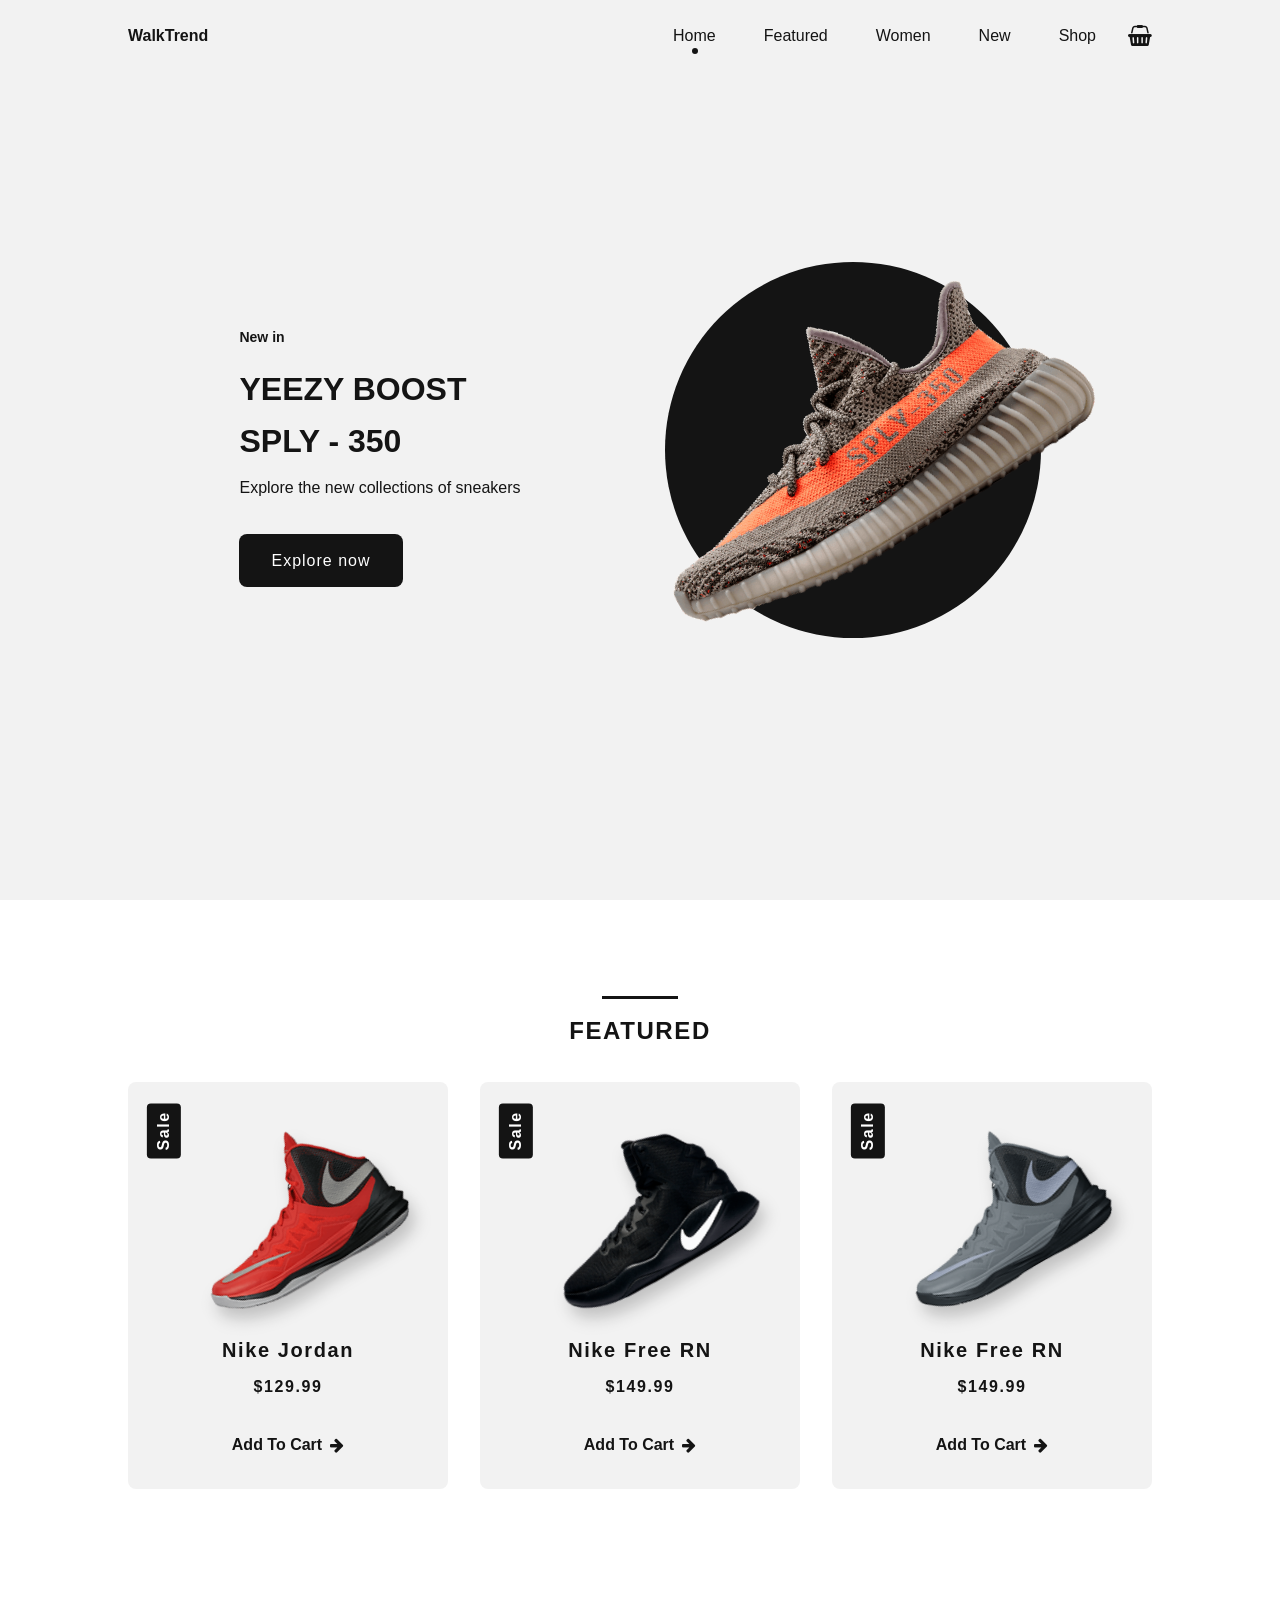
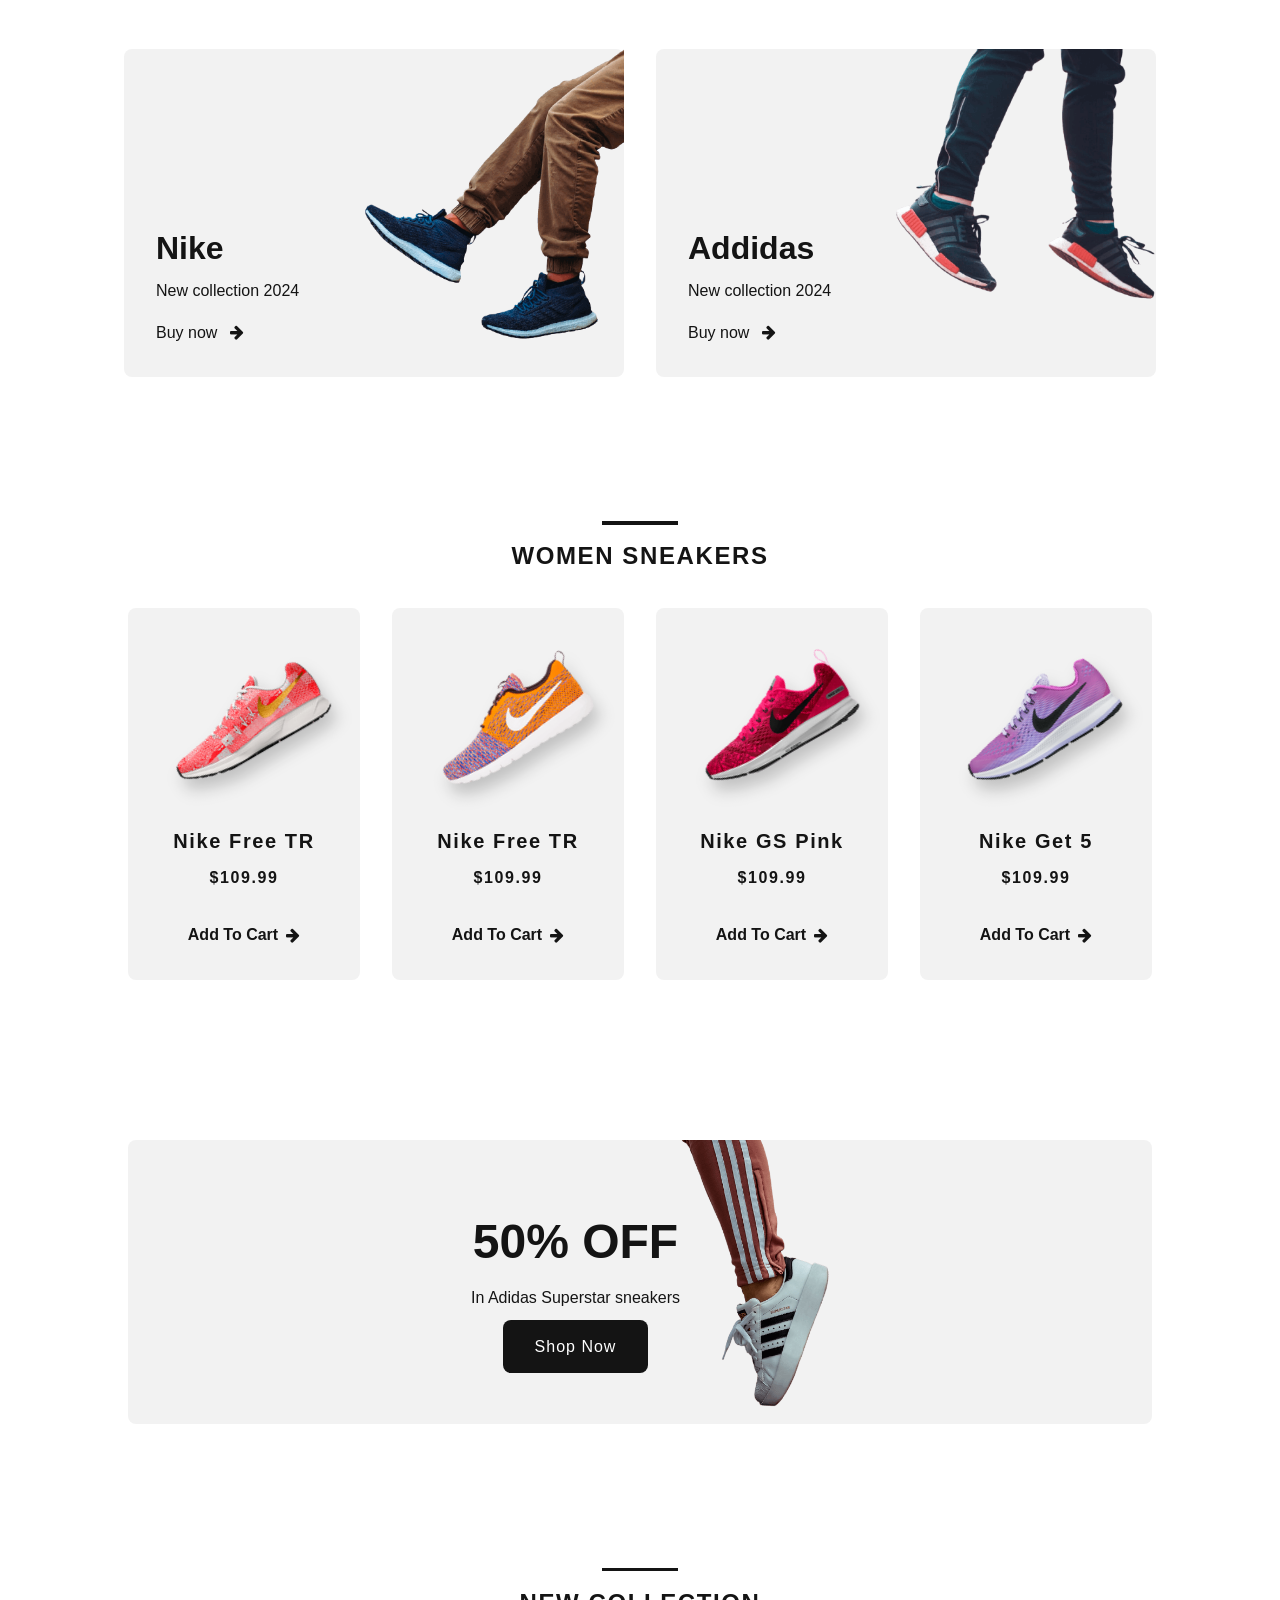
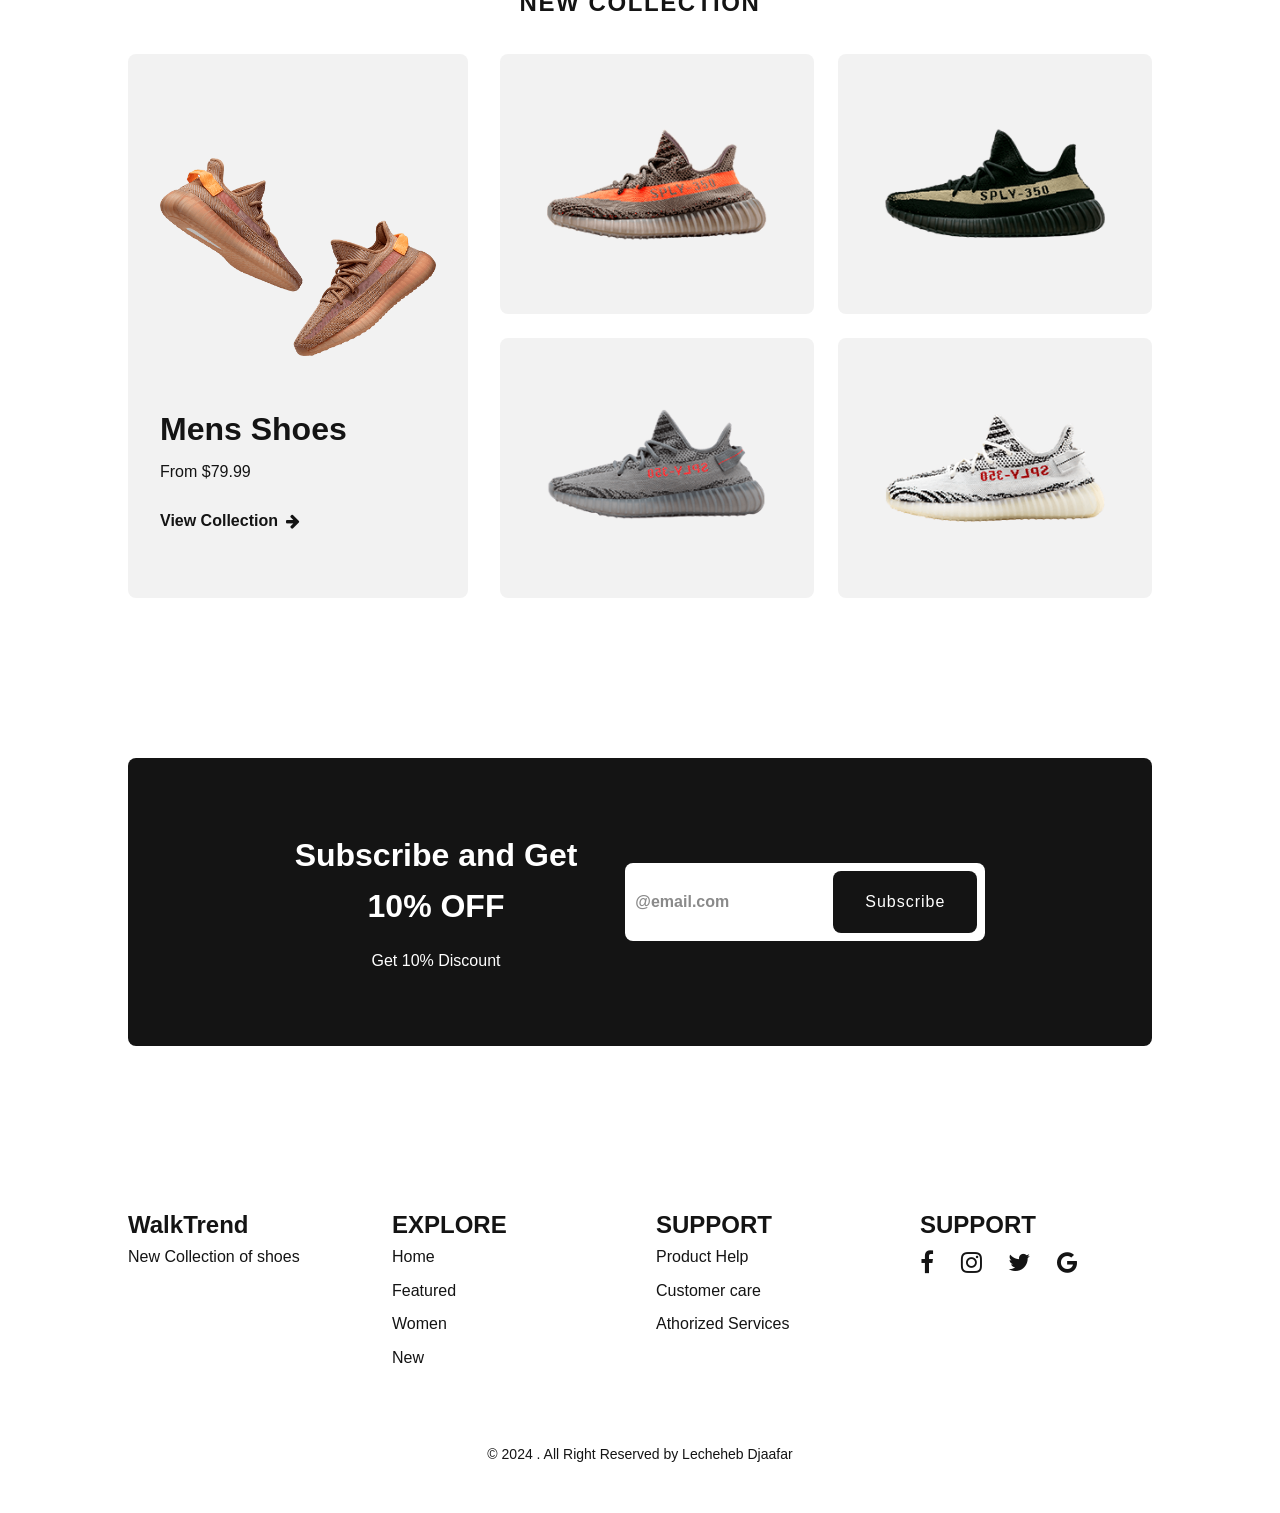
<file: index.html>
<!DOCTYPE html>
<html lang="en">
<head>
    <meta charset="UTF-8">
    <meta name="viewport" content="width=device-width, initial-scale=1.0">
    <title>WalkTrend</title>
    <link rel="stylesheet" href="assets/css/style.css">
    <link rel="stylesheet" href="assets/css/font-awesome.min.css">
</head>
<body>
        <!--===== HEADER =====-->

        <header class="l-header" id="header">
            <nav class="nav bd-grid">
                <div class="nav__toggle" id="nav-toggle">
                    <i class="fa fa-bars"></i>
                </div>

                <a href="#" class="nav__logo">WalkTrend</a>

                <div class="nav__menu" id="nav-menu">
                    <ul class="nav__list">
                        <li class="nav__item"><a href="#home" class="nav__link active">Home</a></li>
                        <li class="nav__item"><a href="#featured" class="nav__link">Featured</a></li>
                        <li class="nav__item"><a href="#women" class="nav__link">Women</a></li>
                        <li class="nav__item"><a href="#new" class="nav__link">New</a></li>
                        <li class="nav__item"><a href="./shop.html" class="nav__link">Shop</a></li>
                    </ul>
                </div>

                <div class="nav__shop">
                   <i class="fa fa-shopping-basket" aria-hidden="true"></i>
                </div>
            </nav>
        </header>
   
        <!-- Main -->

        <main class="l-main">

 <!-- ================================ Home ================================== -->

        <section class="home" id="home">
            <div class="home__container bd-grid">
                <div class="home__sneaker">
                    <div class="home__shape"></div>
                    <img src="assets/img/imghome.png" alt="imagehome" class="home__img">
                </div>

                <div class="home__data">
                    <span class="home__new">New in</span>
                    <h1 class="home__title">YEEZY BOOST <br> SPLY - 350</h1>
                    <p class="home__description">Explore the new collections of sneakers</p>
                    <a href="#" class="button">Explore now</a>
                </div>
            </div>
        </section>


 <!-- ================================ Featured ================================== -->

        <section class="featured section" id="featured">
            <h2 class="section__title">FEATURED</h2>

            <div class="featured__container bd-grid">

                <article class="sneaker">
                    <div class="sneaker__sale">Sale</div>
                    <img src="assets/img/featured1.png" alt="featured1" class="sneaker__img">
                    <span class="sneaker__name">Nike Jordan</span>
                    <span class="sneaker__price">$129.99</span>
                    <a href="" class="button__light">Add To Cart <i class="fa fa-arrow-right button-icon"></i></a>
                </article>

                <article class="sneaker">
                    <div class="sneaker__sale">Sale</div>
                    <img src="assets/img/featured2.png" alt="featured1" class="sneaker__img">
                    <span class="sneaker__name">Nike Free RN</span>
                    <span class="sneaker__price">$149.99</span>
                    <a href="" class="button__light">Add To Cart <i class="fa fa-arrow-right button-icon"></i></a>
                </article>

                <article class="sneaker">
                    <div class="sneaker__sale">Sale</div>
                    <img src="assets/img/featured3.png" alt="featured1" class="sneaker__img">
                    <span class="sneaker__name">Nike Free RN</span>
                    <span class="sneaker__price">$149.99</span>
                    <a href="" class="button__light">Add To Cart <i class="fa fa-arrow-right button-icon"></i> </a>
                </article>

            </div>
        </section>

        <!-- ================================ Collection ====================================== -->

        <section class="collection section">
            <div class="collection__container bd-grid">

                <div class="collection__card">
                    <div class="collection__data">
                        <h3 class="collection__name">Nike</h3>
                        <p class="collection__description">New collection 2024</p>
                        <a href="#" class="button-light">Buy now  <i class="fa fa-arrow-right button-icon"></i> </a>
                    </div>

                    <img src="assets/img/collection1.png" alt="collection image" class="collection__img">
                </div>

                <div class="collection__card">
                    <div class="collection__data">
                        <h3 class="collection__name">Addidas</h3>
                        <p class="collection__description">New collection 2024</p>
                        <a href="#" class="button-light">Buy now  <i class="fa fa-arrow-right button-icon"></i> </a>
                    </div>

                    <img src="assets/img/collection2.png" alt="collection image" class="collection__img">
                </div>

            </div>
        </section>

        <!-- ================================ Collection ====================================== -->
        
        <section class="women section" id="women">
            <h2 class="section__title">WOMEN SNEAKERS</h2>

            <div class="women__container bd-grid">

                <article class="sneaker">
                    <img src="assets/img/women1.png" alt="featured1" class="sneaker__img">
                    <span class="sneaker__name">Nike Free TR</span>
                    <span class="sneaker__price">$109.99</span>
                    <a href="" class="button__light">Add To Cart <i class="fa fa-arrow-right button-icon"></i></a>
                </article>

                <article class="sneaker">
                    <img src="assets/img/women2.png" alt="featured1" class="sneaker__img">
                    <span class="sneaker__name">Nike Free TR</span>
                    <span class="sneaker__price">$109.99</span>
                    <a href="" class="button__light">Add To Cart <i class="fa fa-arrow-right button-icon"></i></a>
                </article>

                <article class="sneaker">
                    <img src="assets/img/women3.png" alt="featured1" class="sneaker__img">
                    <span class="sneaker__name">Nike GS Pink</span>
                    <span class="sneaker__price">$109.99</span>
                    <a href="" class="button__light">Add To Cart <i class="fa fa-arrow-right button-icon"></i></a>
                </article>

                <article class="sneaker">
                    <img src="assets/img/women4.png" alt="featured1" class="sneaker__img">
                    <span class="sneaker__name">Nike Get 5</span>
                    <span class="sneaker__price">$109.99</span>
                    <a href="" class="button__light">Add To Cart <i class="fa fa-arrow-right button-icon"></i></a>
                </article>

            </div>

        </section>

        <!-- ================================ OFFER ====================================== -->

        <section class="offer section">
            <div class="offer__container bd-grid">
                <div class="offer__data">
                    <h3 class="offer__title">50% OFF</h3>
                    <p class="offer__description">In Adidas Superstar sneakers</p>
                    <a href="#" class="button">Shop Now</a>
                </div>

                <img src="assets/img/offert.png" alt="offer" class="offer__img">
            </div>
        </section>

        <!-- ================================ NEW COLLECTION ====================================== -->

        <section class="new section" id="new"> 
            <h2 class="section__title">NEW COLLECTION</h2>

            <div class="new__container bd-grid">

                <div class="new__mens">
                    <img src="assets/img/new1.png" alt="new1" class="new__mens-img">
                    <h3 class="new__title">Mens Shoes</h3>
                    <span class="new__price">From $79.99</span>
                    <a href="#" class="button__light">View Collection <i class="fa fa-arrow-right button-icon"></i> </a>
                </div>

                <div class="new__sneaker">

                    <div class="new__sneaker-card">
                        <img src="assets/img/new2.png" alt="new2" class="new__sneaker-img">
                        <div class="new__sneaker-overlay">
                            <a href="#" class="button">Add To cart</a>
                        </div>
                    </div>

                    <div class="new__sneaker-card">
                        <img src="assets/img/new3.png" alt="new2" class="new__sneaker-img">
                        <div class="new__sneaker-overlay">
                            <a href="#" class="button">Add To cart</a>
                        </div>
                    </div>

                    <div class="new__sneaker-card">
                        <img src="assets/img/new4.png" alt="new2" class="new__sneaker-img">
                        <div class="new__sneaker-overlay">
                            <a href="#" class="button">Add To cart</a>
                        </div>
                    </div>

                    <div class="new__sneaker-card">
                        <img src="assets/img/new5.png" alt="new2" class="new__sneaker-img">
                        <div class="new__sneaker-overlay">
                            <a href="#" class="button">Add To cart</a>
                        </div>
                    </div>

                </div>
            </div>
        </section>

        <!-- ================================ NEWSLETTER ====================================== -->

        <section class="newsletter section">
            <div class="newsletter__container bd-grid">

                <div>
                    <h3 class="newsletter__title">Subscribe and Get <br> 10% OFF</h3>
                    <p class="newsletter__description">Get 10% Discount</p>
                </div>

                <form action="" class="newsletter__subscribe">
                    <input type="text" class="newsletter__input" placeholder="@email.com">
                    <a href="#" class="button">Subscribe</a>
                </form>
            </div>
        </section>

        <!-- ================================ FOOTER ====================================== -->

        <footer class="footer section">
            <div class="footer__container bd-grid">

                <div class="footer__box">
                    <h3 class="footer__title">WalkTrend</h3>
                    <p class="footer__description">New Collection of shoes</p>
                </div>

                <div class="footer__box">
                    <h3 class="footer__title">EXPLORE</h3>
                    <ul>
                        <li><a href="#home" class="footer__link">Home</a></li>
                        <li><a href="#featured" class="footer__link">Featured</a></li>
                        <li><a href="#women" class="footer__link">Women</a></li>
                        <li><a href="#new" class="footer__link">New</a></li>
                    </ul>
                </div>

                <div class="footer__box">
                    <h3 class="footer__title">SUPPORT</h3>
                    <ul>
                        <li><a href="#" class="footer__link">Product Help</a></li>
                        <li><a href="#" class="footer__link">Customer care</a></li>
                        <li><a href="#" class="footer__link">Athorized Services</a></li>
                    </ul>
                </div>

                <div class="footer__box">
                    <h3 class="footer__title">SUPPORT</h3>
                    <ul>
                        <a href="#" class="footer__social"> <i class="fa fa-facebook" aria-hidden="true"></i> </a>
                        <a href="#" class="footer__social"> <i class="fa fa-instagram" aria-hidden="true"></i> </a>
                        <a href="#" class="footer__social"> <i class="fa fa-twitter" aria-hidden="true"></i> </a>
                        <a href="#" class="footer__social"> <i class="fa fa-google" aria-hidden="true"></i> </a>
                    </ul>
                </div>

            </div>

            <p class="footer__copy">&#169 2024 . All Right Reserved by Lecheheb Djaafar</p>
        </footer>

        </main>



<script src="assets/js/main.js"></script>

</body>
</html>
</file>
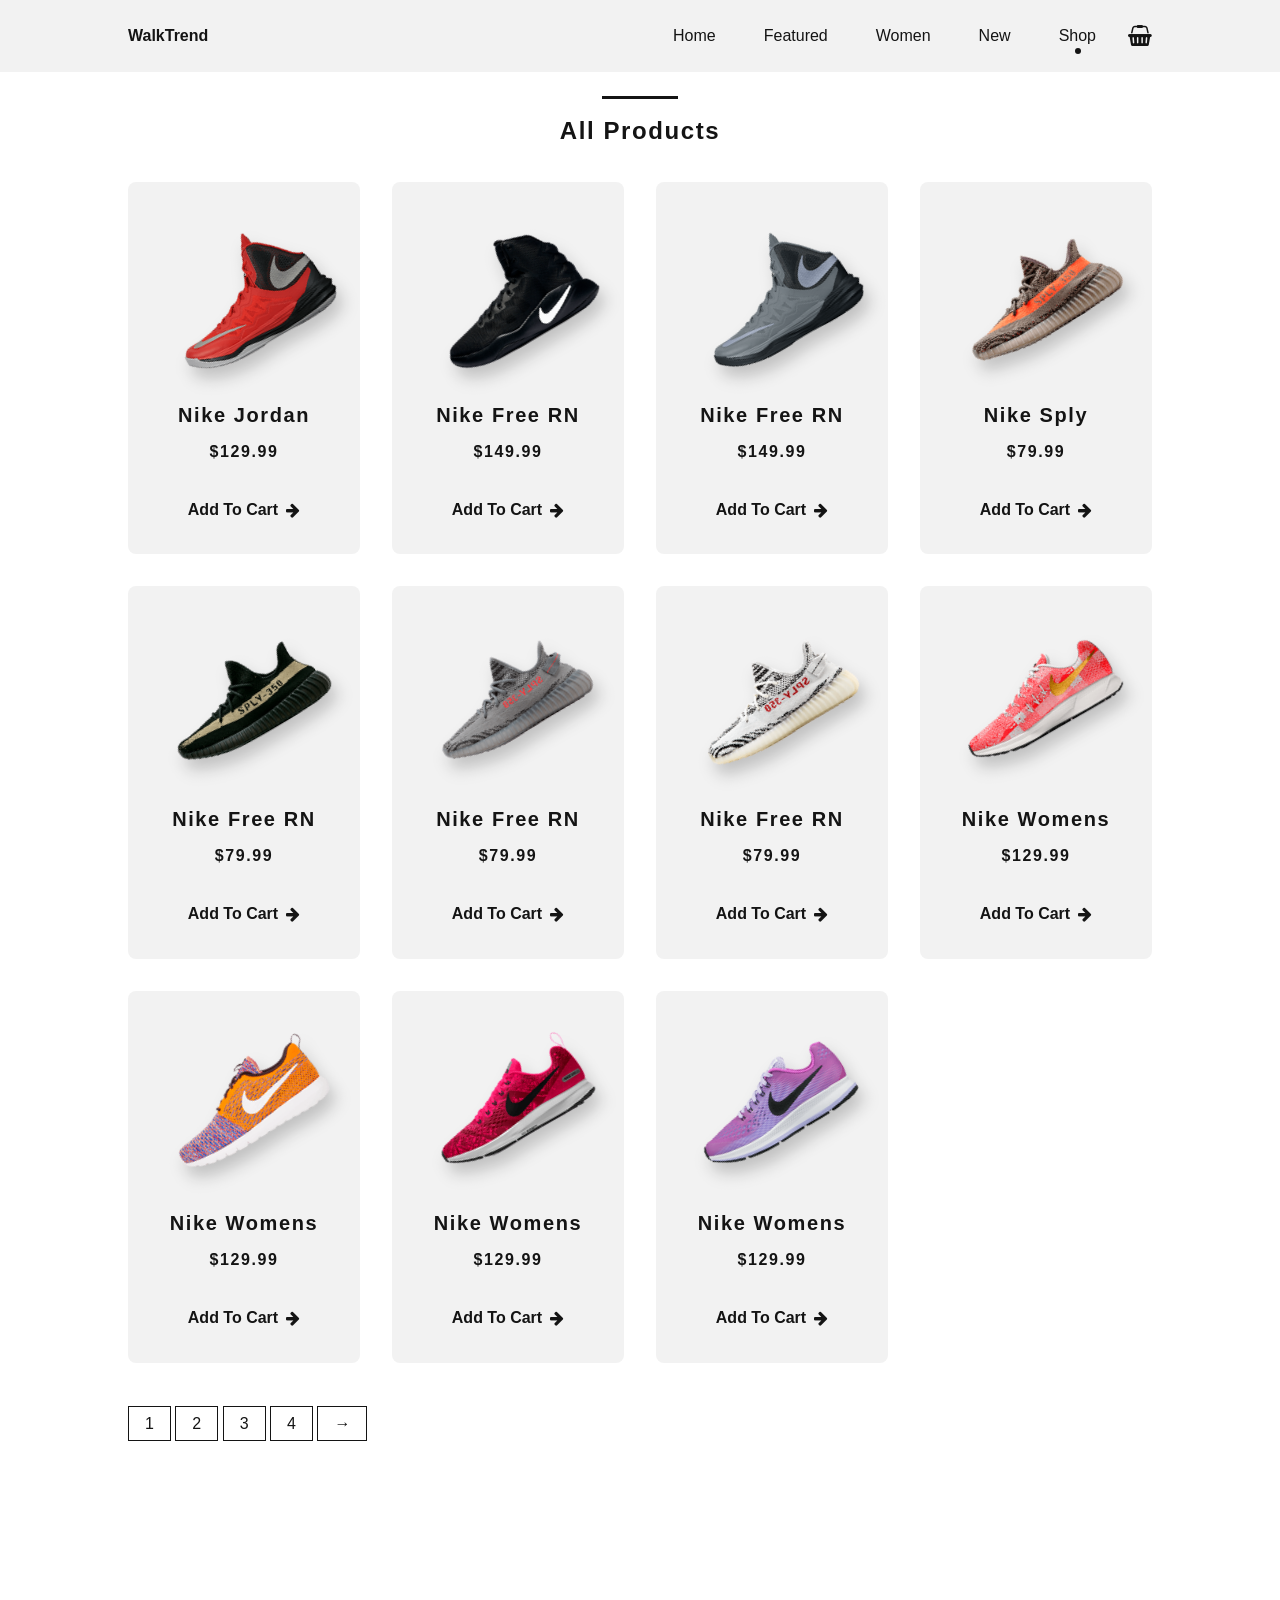
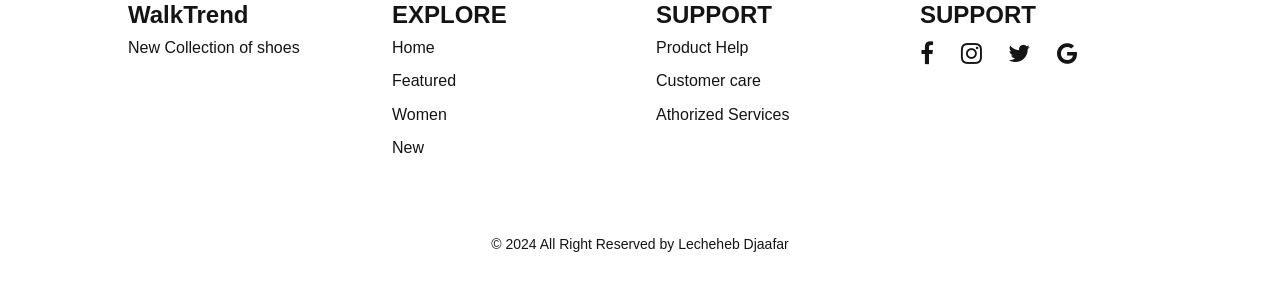
<file: shop.html>
<!DOCTYPE html>
<html lang="en">
<head>
    <meta charset="UTF-8">
    <meta name="viewport" content="width=device-width, initial-scale=1.0">
    <title>WalkTrend</title>
    <link rel="stylesheet" href="assets/css/style.css">
    <link rel="stylesheet" href="assets/css/font-awesome.min.css">
</head>
<body>

 <!--===== HEADER =====-->

 <header class="l-header" id="header">
    <nav class="nav bd-grid">
        <div class="nav__toggle" id="nav-toggle">
            <i class="fa fa-bars"></i>
        </div>

        <a href="#" class="nav__logo">WalkTrend</a>

        <div class="nav__menu" id="nav-menu">
            <ul class="nav__list">
                <li class="nav__item"><a href="./index.html" class="nav__link">Home</a></li>
                <li class="nav__item"><a href="./index.html#featured" class="nav__link">Featured</a></li>
                <li class="nav__item"><a href="./index.html#women" class="nav__link">Women</a></li>
                <li class="nav__item"><a href="./index.html#new" class="nav__link">New</a></li>
                <li class="nav__item"><a href="./index.html#shop" class="nav__link active">Shop</a></li>
            </ul>
        </div>

        <div class="nav__shop">
            <i class="fa fa-shopping-basket" aria-hidden="true"></i>
        </div>
    </nav>
</header>

    <!-- ======== main ========== -->

    <main class="l-main">
        <!-- ================================ All Products ================================== -->

        <section class="featured section" id="shop">
            <h2 class="section__title">All Products</h2>

            <div class="featured__container bd-grid">

                <article class="sneaker">
                    <img src="assets/img/featured1.png" alt="featured1" class="sneaker__img">
                    <span class="sneaker__name">Nike Jordan</span>
                    <span class="sneaker__price">$129.99</span>
                    <a href="" class="button__light">Add To Cart <i class="fa fa-arrow-right button-icon"></i></a>
                </article>

                <article class="sneaker">
                    <img src="assets/img/featured2.png" alt="featured1" class="sneaker__img">
                    <span class="sneaker__name">Nike Free RN</span>
                    <span class="sneaker__price">$149.99</span>
                    <a href="" class="button__light">Add To Cart <i class="fa fa-arrow-right button-icon"></i></a>
                </article>

                <article class="sneaker">
                    <img src="assets/img/featured3.png" alt="featured1" class="sneaker__img">
                    <span class="sneaker__name">Nike Free RN</span>
                    <span class="sneaker__price">$149.99</span>
                    <a href="" class="button__light">Add To Cart <i class="fa fa-arrow-right button-icon"></i> </a>
                </article>

                <article class="sneaker">
                    <img src="assets/img/new2.png" alt="new2" class="sneaker__img">
                    <span class="sneaker__name">Nike Sply</span>
                    <span class="sneaker__price">$79.99</span>
                    <a href="" class="button__light">Add To Cart <i class="fa fa-arrow-right button-icon"></i> </a>
                </article>

                <article class="sneaker">
                    <img src="assets/img/new3.png" alt="new3" class="sneaker__img">
                    <span class="sneaker__name">Nike Free RN</span>
                    <span class="sneaker__price">$79.99</span>
                    <a href="" class="button__light">Add To Cart <i class="fa fa-arrow-right button-icon"></i> </a>
                </article>

                <article class="sneaker">
                    <img src="assets/img/new4.png" alt="new4" class="sneaker__img">
                    <span class="sneaker__name">Nike Free RN</span>
                    <span class="sneaker__price">$79.99</span>
                    <a href="" class="button__light">Add To Cart <i class="fa fa-arrow-right button-icon"></i> </a>
                </article>

                <article class="sneaker">
                    <img src="assets/img/new5.png" alt="new5" class="sneaker__img">
                    <span class="sneaker__name">Nike Free RN</span>
                    <span class="sneaker__price">$79.99</span>
                    <a href="" class="button__light">Add To Cart <i class="fa fa-arrow-right button-icon"></i> </a>
                </article>

                <article class="sneaker">
                    <img src="assets/img/women1.png" alt="women1" class="sneaker__img">
                    <span class="sneaker__name">Nike Womens</span>
                    <span class="sneaker__price">$129.99</span>
                    <a href="" class="button__light">Add To Cart <i class="fa fa-arrow-right button-icon"></i> </a>
                </article>

                <article class="sneaker">
                    <img src="assets/img/women2.png" alt="women1" class="sneaker__img">
                    <span class="sneaker__name">Nike Womens</span>
                    <span class="sneaker__price">$129.99</span>
                    <a href="" class="button__light">Add To Cart <i class="fa fa-arrow-right button-icon"></i> </a>
                </article>

                <article class="sneaker">
                    <img src="assets/img/women3.png" alt="women1" class="sneaker__img">
                    <span class="sneaker__name">Nike Womens</span>
                    <span class="sneaker__price">$129.99</span>
                    <a href="" class="button__light">Add To Cart <i class="fa fa-arrow-right button-icon"></i> </a>
                </article>

                <article class="sneaker">
                    <img src="assets/img/women4.png" alt="women1" class="sneaker__img">
                    <span class="sneaker__name">Nike Womens</span>
                    <span class="sneaker__price">$129.99</span>
                    <a href="" class="button__light">Add To Cart <i class="fa fa-arrow-right button-icon"></i> </a>
                </article>

            </div>

            <div class="sneaker__pages bd-grid">
                <div>
                    <span class="sneaker__pag">1</span>
                    <span class="sneaker__pag">2</span>
                    <span class="sneaker__pag">3</span>
                    <span class="sneaker__pag">4</span>
                    <span class="sneaker__pag">&#8594;</span>
                </div>
            </div>
        </section>

         <!-- ================================ FOOTER ====================================== -->

         <footer class="footer section">
            <div class="footer__container bd-grid">

                <div class="footer__box">
                    <h3 class="footer__title">WalkTrend</h3>
                    <p class="footer__description">New Collection of shoes</p>
                </div>

                <div class="footer__box">
                    <h3 class="footer__title">EXPLORE</h3>
                    <ul>
                        <li><a href="#home" class="footer__link">Home</a></li>
                        <li><a href="#featured" class="footer__link">Featured</a></li>
                        <li><a href="#women" class="footer__link">Women</a></li>
                        <li><a href="#new" class="footer__link">New</a></li>
                    </ul>
                </div>

                <div class="footer__box">
                    <h3 class="footer__title">SUPPORT</h3>
                    <ul>
                        <li><a href="#" class="footer__link">Product Help</a></li>
                        <li><a href="#" class="footer__link">Customer care</a></li>
                        <li><a href="#" class="footer__link">Athorized Services</a></li>
                    </ul>
                </div>

                <div class="footer__box">
                    <h3 class="footer__title">SUPPORT</h3>
                    <ul>
                        <a href="#" class="footer__social"> <i class="fa fa-facebook" aria-hidden="true"></i> </a>
                        <a href="#" class="footer__social"> <i class="fa fa-instagram" aria-hidden="true"></i> </a>
                        <a href="#" class="footer__social"> <i class="fa fa-twitter" aria-hidden="true"></i> </a>
                        <a href="#" class="footer__social"> <i class="fa fa-google" aria-hidden="true"></i> </a>
                    </ul>
                </div>

            </div>

            <p class="footer__copy">&#169 2024  All Right Reserved by Lecheheb Djaafar</p>
        </footer>  

    </main>

<script src="assets/js/main.js"></script>

</body>
</html>
</file>
<file: assets/css/style.css>
:root {
    --header-hieght: 3rem;

    /* ========== FONT WIEGHT ==========*/

    --font-medium: 500;
    --font-semibold: 600;
    --font-bold: 700;

    /* ========== BODY FONT ==========*/

    --body-font: 'poppins', sans-serif;
    --big-font-size: 1.25rem;
    --bigger-font-size: 1.5rem;
    --biggest-font-size: 2rem;
    --h2-font-size: 1.25em;
    --normal-font-size: .938rem;
    --smaller-font-size: .813rem;

    /* ============= COLOR ==============*/

    --white-color: #fff;
    --dark-color: #141414;
    --dark-color-lighten: #f2f2f2;
    --dark-color-light: #8A8A8A;

    /* ============= MARGINS ==============*/

    --mb-1: .5rem;
    --mb-2: 1rem;
    --mb-3: 1.5rem;
    --mb-4: 2rem;
    --mb-5: 2.5rem;
    --mb-6: 3rem;

    /* ============= Z Index ==============*/
    
    --z-fixed: 100;

    /* ============= ROTATE IMAGE ==============*/

    --rotate-img: rotate(-30deg);
}

@media screen and (min-width: 768px) {
    :root {
        --big-font-size: 1.5rem;
        --bigger-font-size: 2rem;
        --biggest-font-size: 3rem;
        --normal-font-size: 1rem;
        --smaller-font-size: .875rem;
    }
}

*,::before,::after {
    box-sizing: border-box;
}


html {
    scroll-behavior: smooth;
}

body {
    margin: var(--header-hieght) 0 0 0;
    font-family: var(--body-font);
    font-size: var(--normal-font-size);
    font-weight: var(--font-medium);
    color: var(--dark-color);
    line-height: 1.6;
}

h1,h2,h3,p,ul {
    margin: 0;
}

ul {
    padding: 0;
    list-style: none;
}

a {
    text-decoration: none;
    color: var(--dark-color);
}

img {
    max-width: 100%;
    display: block;
    height: auto;
}


/* ================= CLASS CSS ================= */

.section {
    padding: 5rem 0 2rem;
}

.section__title {
    position: relative;
    font-size: var(--big-font-size);
    margin-bottom: var(--mb-4);
    text-align: center;
    letter-spacing: .1rem;
}

.section__title::after {
    content: '';
    position: absolute;
    width: 65px;
    height: .2rem;
    top: -1rem;
    left: 0;
    right: 0;
    margin: auto;
    background-color: var(--dark-color);
}

/* ================= LAYOUT ================= */

.bd-grid {
    max-width: 1024px;
    display: grid;
    grid-template-columns: 100%;
    column-gap: 2rem;
    width: calc(100% - 2rem);
    margin: 0 1rem;
}

.l-header {
    width: 100%;
    position: fixed;
    top: 0;
    left: 0;
    z-index: 100;
    background-color: var(--dark-color-lighten);
}

/* =================== NAV ==================== */

.nav {
    height: var(--header-hieght);
    display: flex;
    justify-content: space-between;
    align-items: center;
}



@media screen and (max-width: 768px) {
    .nav__menu {
        position: fixed;
        top: var(--header-hieght);
        left: -100%;
        width: 70%;
        height: 100vh;
        padding: 2rem;
        background: var(--white-color);
        transition: .5s;
    }
}


.nav__item {
    margin-bottom: var(--mb-4);
}

.nav__logo {
    font-weight: var(--font-semibold);
}

.nav__toggle, .nav__shop {
    font-size: 1.3rem;
    cursor: pointer;
}

/* ==============  SHOW MENU ==================== */

.show {
    left: 0;
}

/* ==============  Active Link ==================== */

.active {
    position: relative;
}

.active::before {
    content: '';
    position: absolute;
    bottom: -.6rem;
    left: 45%;
    width: 6px;
    height: 6px;
    background-color: var(--dark-color);
    border-radius: 50%;
}

.scroll-header {
    background-color: var(--white-color);
    box-shadow: 0 2px 4px rgba(0, 0, 0, .1);
}


/* ========================= HOME ======================== */

.home {
    background-color: var(--dark-color-lighten);
    overflow: hidden;
}

.home__container {
    height: calc(100vh - var(--header-hieght));
}

.home__sneaker {
    position: relative;
    display: flex;
    justify-content: center;
    align-self: center;
}

.home__shape {
    width: 220px;
    height: 220px;
    background-color: var(--dark-color);
    border-radius: 50%;
}

.home__img {
    position: absolute;
    top: 1.5rem;
    max-width: initial;
    width: 275px;
    transform: var(--rotate-img);
}

.home__new {
    display: block;
    font-size: var(--smaller-font-size);
    font-weight: var(--font-semibold);
    margin-bottom: var(--mb-2);
}

.home__title {
    font-size: var(--bigger-font-size);
    margin-bottom: var(--mb-1);
}

.home__description {
    margin-bottom: var(--mb-6);
}

/* =================== BUTTON ===================== */

.button {
    display: initial;
    background-color: var(--dark-color);
    color: var(--white-color);
    padding: 1.125rem 2rem;
    font-weight: var(--font-medium);
    border-radius: .5rem;
    transition: .3s;
    letter-spacing: 1px;
}

.button:hover {
   background-color: #313131;
}

.button__light {
    display: inline-flex;
    color: var(--dark-color);
    font-weight: var(--font-bold);
    align-items: center;
}

.button-icon {
    font-size: 1.25rem;
    margin-left: var(--mb-1);
    transition: 3s;
}

.button__light:hover .button-icon {
    transform: translateX(.25rem);
}


/* =========================== FEATURED ============================ */

.featured__container {
    row-gap: 2rem;
    grid-template-columns: repeat(auto-fit, minmax(220px, 1fr));
}

.sneaker {
    position: relative;
    display: flex;
    flex-direction: column;
    align-items: center;
    padding: 2rem;
    background-color: var(--dark-color-lighten);
    border-radius: .5rem;
    transition: .3s;
}

.sneaker__sale {
    position: absolute;
    left: .5rem;
    background-color: var(--dark-color);
    color: var(--white-color);
    padding: .25rem .5rem;
    border-radius: .25rem;
    font-style: var(--h2-font-size);
    transform: rotate(-90deg);
    letter-spacing: .1rem;
    font-weight: var(--font-bold);
}

.sneaker__img {
    width: 220px;
    margin-top: var(--mb-3);
    margin-bottom: var(--mb-6);
    transform: var(--rotate-img);
    filter: drop-shadow(0 12px 8px rgba(0,0,0,.2));
}

.sneaker__name {
    font-size: var(--h2-font-size);
    letter-spacing: .1rem;
    font-weight: var(--font-bold);
    margin-bottom: var(--mb-1);
}

.sneaker__price {
    margin-bottom: var(--mb-4);
    letter-spacing: .1rem;
    font-weight: var(--font-bold);
    font-size: var(--normal-font-size);
}

.sneaker:hover {
    transform: translateY(-.5rem);
}

.sneaker__pages {
    margin-top: var(--mb-6);
}

.sneaker__pag {
    padding: .5rem 1rem;
    border: 1px solid var(--dark-color);
}

.sneaker__pag:hover {
    background-color: var(--dark-color);
    color: var(--white-color);
    cursor: pointer;
}

/* =========================== COLLECTION ============================ */

.collection__container {
    row-gap: 2rem;
    justify-content: center;
}

.collection__card {
    position: relative;
    display: flex;
    height: 328px;
    background-color: var(--dark-color-lighten);
    padding: 2rem;
    border-radius: .5rem;
    transition: .3s;
}

.collection__data {
    align-self: flex-end;
}

.collection__img {
    position: absolute;
    top: 0;
    right: 0;
    width: 230px;
}

.collection__name {
    font-size: var(--bigger-font-size);
    margin-bottom: .25rem;
}

.collection__description {
    margin-bottom: var(--mb-2);
}

.collection__card:hover {
    transform: translateY(-.5rem);
}

/* =========================== WOMEN SNEAKERS ============================ */

.women__container {
    row-gap: 2rem;
    grid-template-columns: repeat(auto-fit, minmax(220px, 1fr));
}


/* =========================== OFFER ============================ */

.offer__container {
    grid-template-columns: 55% 45%;
    column-gap: 0;
    background-color: var(--dark-color-lighten);
    border-radius: .5rem;
    justify-content: center;
}

.offer__data {
    padding: 4rem 0 4rem 1.5rem;
}

.offer__title {
    font-size: var(--biggest-font-size);
    margin-bottom: .25rem;
}

.offer__description {
    margin-bottom: var(--mb-3);
}

.offer__img {
    width: 153px;
}

/* =========================== NEW COLLECTION ============================ */

.new__container {
    row-gap: 2rem;
}

.new__mens {
    display: flex;
    flex-direction: column;
    justify-content: center;
    background-color: var(--dark-color-lighten);
    border-radius: .5rem;
    padding: 2rem;
}

.new__mens-img {
    width: 276px;
    margin-bottom: var(--mb-3);
}

.new__title {
    font-size: var(--bigger-font-size);
    margin-bottom: .25rem;
}

.new__price {
    display: block;
    margin-bottom: var(--mb-3);
}

.new__sneaker {
    display: grid;
    gap: 1.5rem;
    grid-template-columns: repeat(auto-fit, minmax(220px, 1fr));
}

.new__sneaker-card {
    position: relative;
    padding: 3.5rem 1.5rem;
    background-color: var(--dark-color-lighten);
    border-radius: .5rem;
    overflow: hidden;
    display: flex;
    justify-content: center;
}

.new__sneaker-img {
    width: 220px;
}

.new__sneaker-overlay {
    position: absolute;
    left: 0;
    bottom: -100%;
    width: 100%;
    height: 100%;
    display: flex;
    justify-content: center;
    align-items: center;
    background-color: rgba(138,138,138,.3);
    transition: .3s;
}

.new__sneaker-card:hover .new__sneaker-overlay {
    bottom: 0;
}

/* =========================== NEWSLETTER ============================ */

.newsletter__container {
    background-color: var(--dark-color);
    color: var(--white-color);
    padding: 2rem .5rem;
    border-radius: .5rem;
    text-align: center;
}

.newsletter__title {
    font-size: var(--bigger-font-size);
    margin-bottom: var(--mb-2);
}

.newsletter__description {
    margin-bottom: var(--mb-5);
}

.newsletter__subscribe {
    display: flex;
    column-gap: .5rem;
    background-color: var(--white-color);
    padding: .5rem;
    border-radius: .5rem;
}

.newsletter__input {
    outline: none;
    border: none;
    width: 90%;
    font-size: var(--normal-font-size);
}

.newsletter__input::placeholder {
    color: var(--dark-color-light);
    font-family: var(--body-font);
    font-size: var(--normal-font-size);
    font-weight: var(--font-semibold);
}

/* =========================== FOOTER ============================ */

.footer__container {
    grid-template-columns: repeat(auto-fit, minmax(220px, 1fr));
}

.footer__box {
    margin-bottom: var(--mb-4);
}

.footer__title {
    font-size: var(--big-font-size);
}

.footer__link {
    display: block;
    width: max-content;
    margin-bottom: var(--mb-1);
}

.footer__social {
    font-size: 1.5rem;
    margin-right: 1.25rem;
}

.footer__copy {
    padding-top: 2rem;
    font-size: var(--smaller-font-size);
    color: var(--dark-color);
    text-align: center;
}



/* =========================== MEDIA QUERIES ============================ */

@media screen and (min-width: 576px) {
    .collection__container {
        grid-template-columns: 415px;
    }

    .collection__img {
        width: 260px;
    }

    .offer__container {
        grid-template-columns: max-content max-content;
    }

    .offer__data {
        text-align: center;
    }

    .new__mens {
        align-items: center;
    }
}



@media screen and (min-width: 768px) {
    body {
        margin: 0;
    }

    .section {
        padding: 7rem 0 3rem;
    }

    .section__title::after {
        width: 76px;
    }

    .nav {
        height: calc(var(--header-hieght) + 1.5rem);
    }

    .nav__menu {
        margin-left: auto;
    }

    .nav__list {
        display: flex;
    }

    .nav__item {
        margin-left: var(--mb-6);
        margin-bottom: 0;
    } 

    .nav__toggle {
        display: none;
    }

    .home__container {
        height: 100vh;
        grid-template-columns: max-content max-content;
        justify-content: center;
        align-items: center;
    }

    .home__sneaker {
        order: 2;
    }

    .home__shape {
        width: 376px;
        height: 376px;
    }

    .home__img {
        width: 470px;
        top: 3.5rem;
        right: 0;
        left: -3rem;
    }

    .newsletter__container{
        grid-template-columns: max-content max-content;
        justify-content: center;
        align-items: center;
        padding: 4.5rem 3rem;
        column-gap: 3rem;
    }

    .newsletter__description {
        margin-bottom: 0;
    }

    .newsletter__subscribe {
        width: 360px;
        height: max-content;
    }
}


@media screen and (min-width: 1024px) {
    .bd-grid {
        margin-left: auto;
        margin-right: auto;
    }

    .home__container {
        column-gap: 9rem;
    }

    .collection__container {
        grid-template-columns: repeat(2, 500px);
    }

    .new__container {
        grid-template-columns: max-content 1fr;
    }

    .new__mens {
        align-items: inherit;
        justify-content: flex-end;
        padding: 4rem 2rem;
    }

    .new__mens-img {
        margin-bottom: var(--mb-6);
    }
}

@media screen and (max-width: 350px) {
    :root {
        --big-font-size: 1rem;
        --bigger-font-size: 1.25rem;
        --biggest-font-size: 1.5rem;
        --normal-font-size: .875rem;
        --smaller-font-size: .75rem;
    }

    .section__title {
        font-size: var(--big-font-size);
        margin-bottom: var(--mb-3);
    }

    .nav__menu {
        width: 100%;
        padding: 1rem;
    }

    .nav__item {
        margin-bottom: var(--mb-3);
    }

    .home__title {
        font-size: var(--bigger-font-size);
        margin-bottom: var(--mb-1);
    }

    .newsletter__container {
        padding: 2rem;
    }

    .newsletter__title {
        font-size: var(--big-font-size);
        margin-bottom: var(--mb-1);
    }

    .newsletter__subscribe {
        width: 100%;
    }

    .button {
        padding: 0.75rem 1.5rem; /* Adjust padding for smaller screens */
        font-size: 0.875rem; /* Decrease font size for better readability */
    }

    .button__light {
        font-size: 0.875rem; /* Decrease font size for better readability */
    }

    .button-icon {
        font-size: 1rem; /* Decrease icon size for better proportion */
    }

    .collection__container {
        justify-content: flex-start; /* Align items to the start */
        row-gap: 1rem; /* Decrease gap between rows for better spacing */
    }

    .collection__card {
        height: auto; /* Allow card height to adjust based on content */
        flex-direction: column; /* Stack elements vertically */
        padding: 1rem; /* Decrease padding for better spacing */
    }

    .collection__img {
        position: static; /* Remove absolute positioning */
        margin-bottom: 1rem; /* Add margin to bottom for better spacing */
        width: 100%; /* Make image width full for better fit */
        height: auto; /* Allow image height to adjust based on width */
    }

    .collection__data {
        align-self: auto; /* Reset alignment */
    }

    .collection__name {
        font-size: var(--big-font-size); /* Adjust font size for better readability */
        margin-bottom: .5rem; /* Increase margin bottom for better spacing */
    }

    .collection__description {
        margin-bottom: 0; /* Reset margin bottom */
    }
}
</file>
